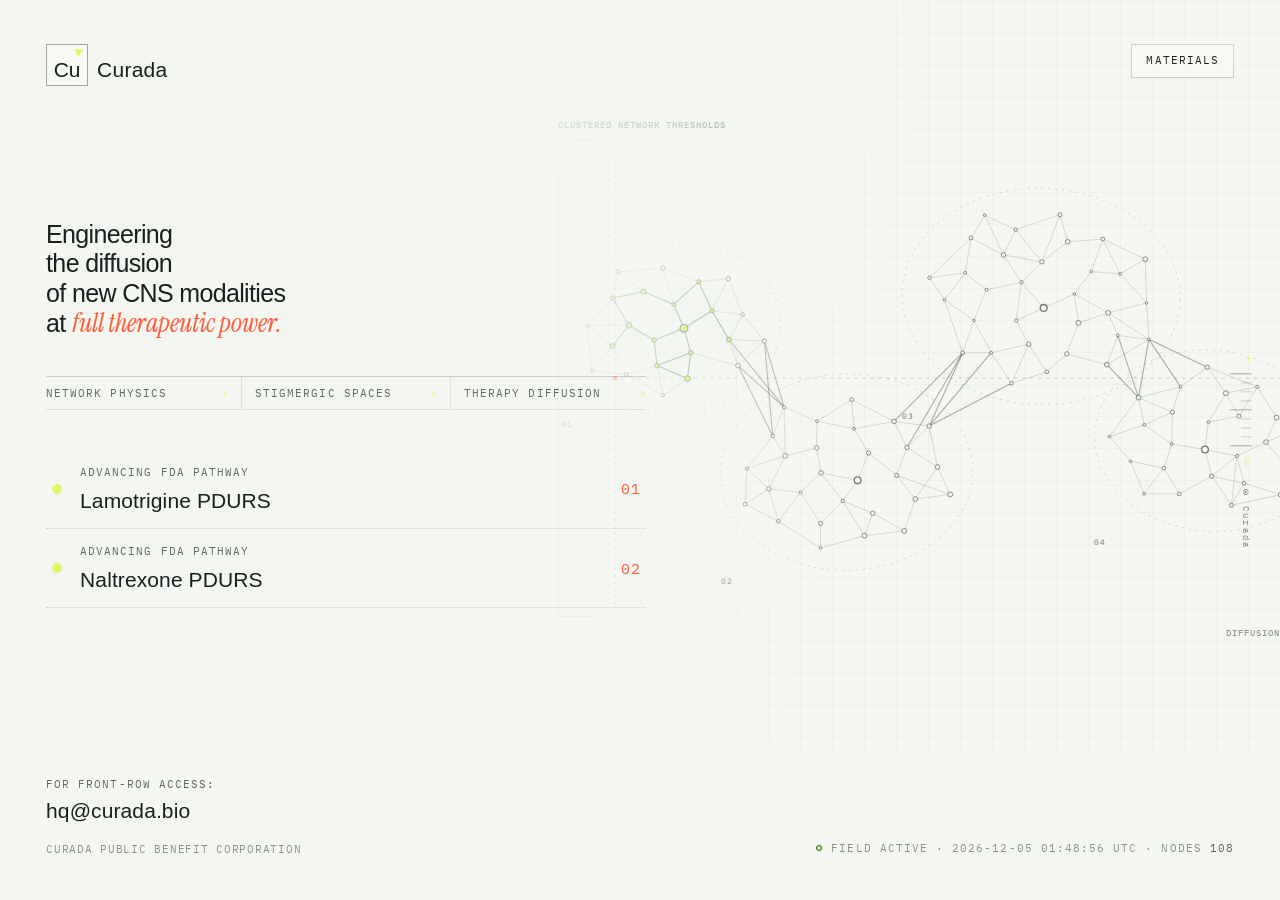
<file: site/index.html>
<!DOCTYPE html>
<html lang="en">
<head>
  <meta charset="utf-8">
  <meta name="viewport" content="width=device-width, initial-scale=1">
  <title>Curada — Engineering label-consistent use for approved drugs at full therapeutic power</title>
  <meta name="description" content="Curada is engineering label-consistent use for approved drugs at full therapeutic power.">
  <link rel="canonical" href="https://curada.bio/">

  <meta property="og:type" content="website">
  <meta property="og:url" content="https://curada.bio/">
  <meta property="og:site_name" content="Curada">
  <meta property="og:title" content="Curada">
  <meta property="og:description" content="Engineering label-consistent use for approved drugs at full therapeutic power.">
  <meta property="og:image" content="https://curada.bio/assets/og-image.png?v=20260811-science">
  <meta property="og:image:width" content="1200">
  <meta property="og:image:height" content="630">
  <meta property="og:image:alt" content="Curada — engineering label-consistent use for approved drugs at full therapeutic power.">

  <meta name="twitter:card" content="summary_large_image">
  <meta name="twitter:title" content="Curada">
  <meta name="twitter:description" content="Engineering label-consistent use for approved drugs at full therapeutic power.">
  <meta name="twitter:image" content="https://curada.bio/assets/og-image.png?v=20260811-science">
  <meta name="theme-color" media="(prefers-color-scheme: light)" content="#f4f6f1">
  <meta name="theme-color" media="(prefers-color-scheme: dark)" content="#09120e">

  <link rel="icon" type="image/svg+xml" href="/favicon.svg?v=3">
  <link rel="shortcut icon" href="/favicon.svg?v=3">

  <link rel="preconnect" href="https://fonts.googleapis.com">
  <link rel="preconnect" href="https://fonts.gstatic.com" crossorigin>
  <link href="https://fonts.googleapis.com/css2?family=IBM+Plex+Mono:wght@400;500&family=Instrument+Serif:ital@1&family=Inter:wght@400&display=swap" rel="stylesheet">

  <link rel="stylesheet" href="styles.css?v=curada-fixed-25-20261029">
  <!-- Cloudflare Web Analytics -->
  <script type="module" src="https://static.cloudflareinsights.com/beacon.min.js" data-cf-beacon='{"token":"0bbee779de9a49f89891a6e403c47b46"}'></script>
  <!-- End Cloudflare Web Analytics -->
</head>
<body>
  <main class="stage">

    <div class="field-object" aria-hidden="true">
      <canvas id="net-canvas" class="net-canvas"></canvas>
    </div>

    <div class="veil veil-left" aria-hidden="true"></div>
    <div class="veil veil-bottom" aria-hidden="true"></div>
    <div class="veil veil-vignette" aria-hidden="true"></div>

    <div class="rail-ticks" aria-hidden="true">
      <span class="tick-plus">+</span>
      <span class="tick tick-lg"></span>
      <span class="tick"></span>
      <span class="tick"></span>
      <span class="tick"></span>
      <span class="tick tick-lg"></span>
      <span class="tick"></span>
      <span class="tick"></span>
      <span class="tick"></span>
      <span class="tick tick-lg"></span>
      <span class="tick-f">F</span>
      <span class="rail-mark">© Curada</span>
    </div>

    <div class="content">

      <header class="site-header">
        <a class="brand" href="/" aria-label="Curada home">
          <span class="cu-cell">
            <span class="brand-mark">Cu</span>
            <svg class="brand-gradient" viewBox="0 0 12 10" aria-hidden="true">
              <path d="M1 1h10L6 9Z"></path>
            </svg>
          </span>
          <span class="name-cell">
            <span class="brand-name">Curada</span>
          </span>
        </a>
        <nav class="site-nav" aria-label="Primary navigation">
          <a class="site-nav-link" href="/filings">MATERIALS</a>
        </nav>
      </header>

      <div class="hero">
        <div class="hero-col">

          <h1 class="headline">Engineering <br>the diffusion <br>of new CNS modalities <br>at <span class="headline-em">full therapeutic power.</span></h1>

          <div class="tech-rail">
            <div class="rail-row">
              <div class="rail-cell">
                <span class="rail-label">NETWORK PHYSICS</span>
                <span class="rail-plus">+</span>
              </div>
              <div class="rail-cell rail-cell-bordered">
                <span class="rail-label">STIGMERGIC SPACES</span>
                <span class="rail-plus">+</span>
              </div>
              <div class="rail-cell rail-cell-bordered">
                <span class="rail-label">THERAPY DIFFUSION</span>
                <span class="rail-plus">+</span>
              </div>
            </div>
            <div class="rail-underline"></div>
          </div>

          <div class="programs">
            <div class="program-row">
              <span class="program-dot"></span>
              <div class="program-body">
                <div class="program-kicker">Advancing FDA pathway</div>
                <div class="program-name">Lamotrigine PDURS</div>
              </div>
              <span class="program-index">01</span>
            </div>
            <div class="program-row">
              <span class="program-dot program-dot-delay"></span>
              <div class="program-body">
                <div class="program-kicker">Advancing FDA pathway</div>
                <div class="program-name">Naltrexone PDURS</div>
              </div>
              <span class="program-index">02</span>
            </div>
          </div>

        </div>
      </div>

      <footer class="footer">
        <div class="footer-copy">
          <div class="footer-contact">
            <div class="footer-label">For front-row access:</div>
            <div class="footer-links">
              <a class="email-link" href="mailto:hq@curada.bio">hq@curada.bio</a>
            </div>
          </div>
          <div class="footer-legal">Curada Public Benefit Corporation</div>
        </div>
        <div class="instrument" aria-hidden="true">
          <span class="instr-dot"></span>
          <span class="instr-text instr-text-desktop">FIELD ACTIVE · <span id="instr-time">——</span> · NODES <span id="instr-nodes">——</span></span>
        </div>
      </footer>

    </div>
  </main>

  <script src="script.js?v=dark-field-20260811"></script>
</body>
</html>
</file>
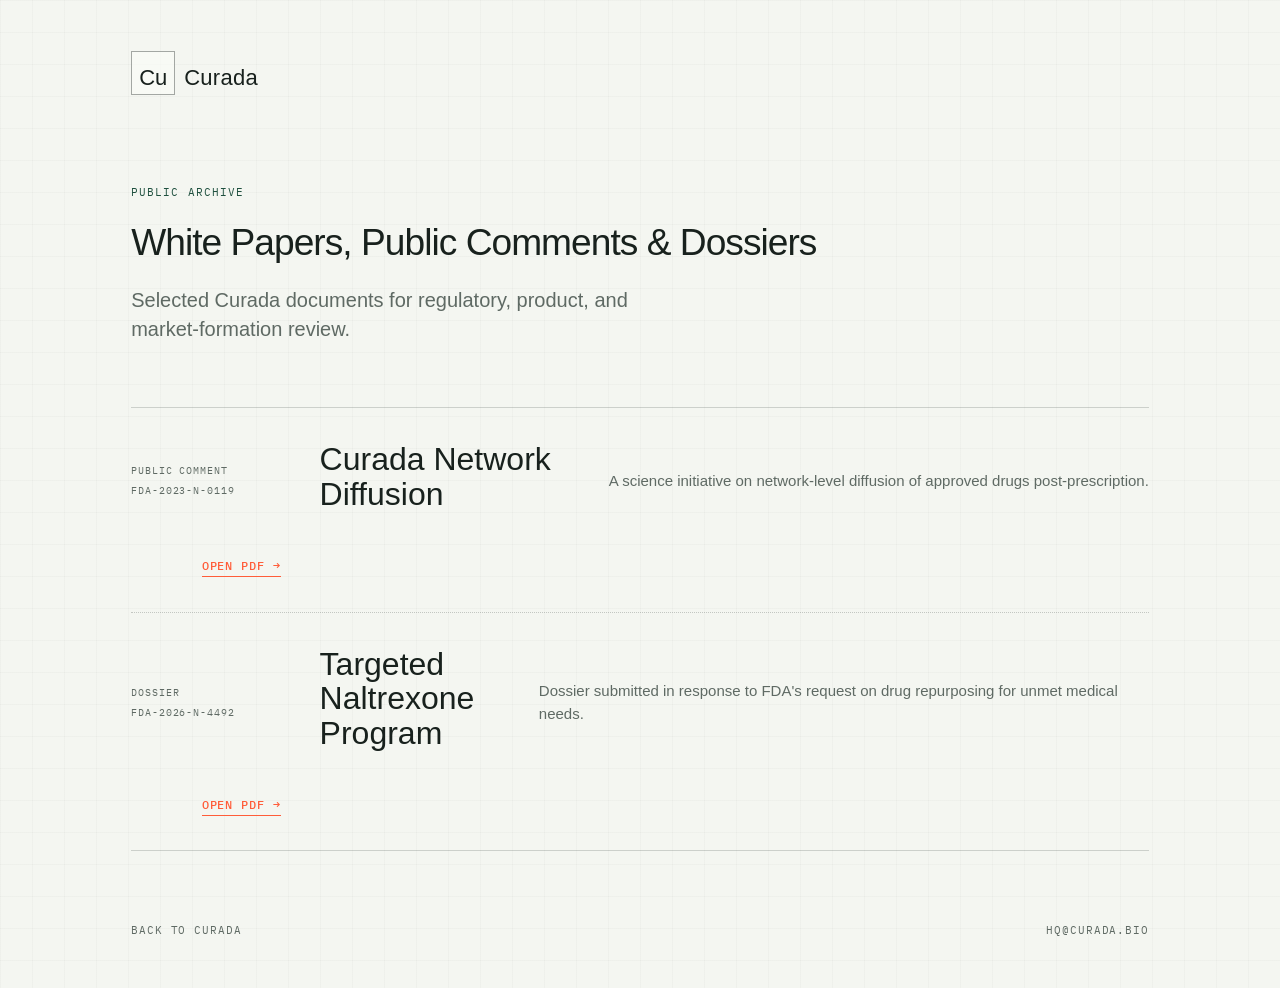
<file: site/library/index.html>
<!DOCTYPE html>
<html lang="en">
<head>
  <meta charset="utf-8">
  <meta name="viewport" content="width=device-width, initial-scale=1">
  <title>Curada — White Papers, Public Comments & Dossiers</title>
  <meta name="description" content="Curada white papers, public comments, and regulatory dossiers.">
  <link rel="canonical" href="https://curada.bio/library/">

  <meta property="og:type" content="website">
  <meta property="og:url" content="https://curada.bio/library/">
  <meta property="og:site_name" content="Curada">
  <meta property="og:title" content="Curada Library">
  <meta property="og:description" content="White papers, public comments, and dossiers from Curada.">
  <meta property="og:image" content="https://curada.bio/assets/og-image.png">
  <meta property="og:image:width" content="1200">
  <meta property="og:image:height" content="630">

  <meta name="twitter:card" content="summary_large_image">
  <meta name="twitter:title" content="Curada Library">
  <meta name="twitter:description" content="White papers, public comments, and dossiers from Curada.">
  <meta name="twitter:image" content="https://curada.bio/assets/og-image.png">
  <meta name="theme-color" content="#030405">

  <link rel="icon" href="data:image/svg+xml,%3Csvg xmlns='http://www.w3.org/2000/svg' viewBox='0 0 100 100'%3E%3Crect width='100' height='100' fill='%23030405'/%3E%3Ctext x='14' y='70' font-family='Helvetica Neue,sans-serif' font-size='62' font-weight='700' fill='%23F2492A'%3ECu%3C/text%3E%3C/svg%3E">

  <link rel="preconnect" href="https://fonts.googleapis.com">
  <link rel="preconnect" href="https://fonts.gstatic.com" crossorigin>
  <link href="https://fonts.googleapis.com/css2?family=Newsreader:ital,opsz,wght@1,6..72,300;1,6..72,400&family=IBM+Plex+Mono:wght@400;500&display=swap" rel="stylesheet">

  <link rel="stylesheet" href="../styles.css?v=library-20260714">
  <!-- Cloudflare Web Analytics -->
  <script type="module" src="https://static.cloudflareinsights.com/beacon.min.js" data-cf-beacon='{"token":"0bbee779de9a49f89891a6e403c47b46"}'></script>
  <!-- End Cloudflare Web Analytics -->
</head>
<body>
  <main class="library-stage">
    <div class="library-shell">
      <header class="brand library-brand">
        <a class="brand-home" href="/" aria-label="Curada home">
          <span class="cu-cell">
            <span class="brand-mark">Cu</span>
          </span>
          <span class="name-cell">
            <span class="brand-name">Curada</span>
          </span>
        </a>
      </header>

      <section class="library-hero" aria-labelledby="library-title">
        <div class="eyebrow">public archive</div>
        <h1 id="library-title" class="library-title">White Papers, Public Comments & Dossiers</h1>
        <p class="library-intro">Selected Curada documents for regulatory, product, and market-formation review.</p>
      </section>

      <section class="library-list" aria-label="Curada documents">
        <article class="library-item">
          <div class="library-item-meta">
            <span>PUBLIC COMMENT</span>
            <span>FDA-2023-N-0119</span>
          </div>
          <h2>Curada Network Diffusion</h2>
          <p>A science initiative on network-level diffusion of approved drugs post-prescription.</p>
          <a class="library-link" href="/library/files/curada-network-diffusion-fda-2023-n-0119.pdf">Open PDF &rarr;</a>
        </article>

        <article class="library-item">
          <div class="library-item-meta">
            <span>DOSSIER</span>
            <span>FDA-2026-N-4492</span>
          </div>
          <h2>Targeted Naltrexone Program</h2>
          <p>Dossier submitted in response to FDA's request on drug repurposing for unmet medical needs.</p>
          <a class="library-link" href="/library/files/curada-pbc-targeted-naltrexone-fda-2026-n-4492-full-dossier.pdf">Open PDF &rarr;</a>
        </article>
      </section>

      <footer class="library-footer">
        <a href="/">Back to Curada</a>
        <a href="mailto:hq@curada.bio">hq@curada.bio</a>
      </footer>
    </div>
  </main>
</body>
</html>
</file>
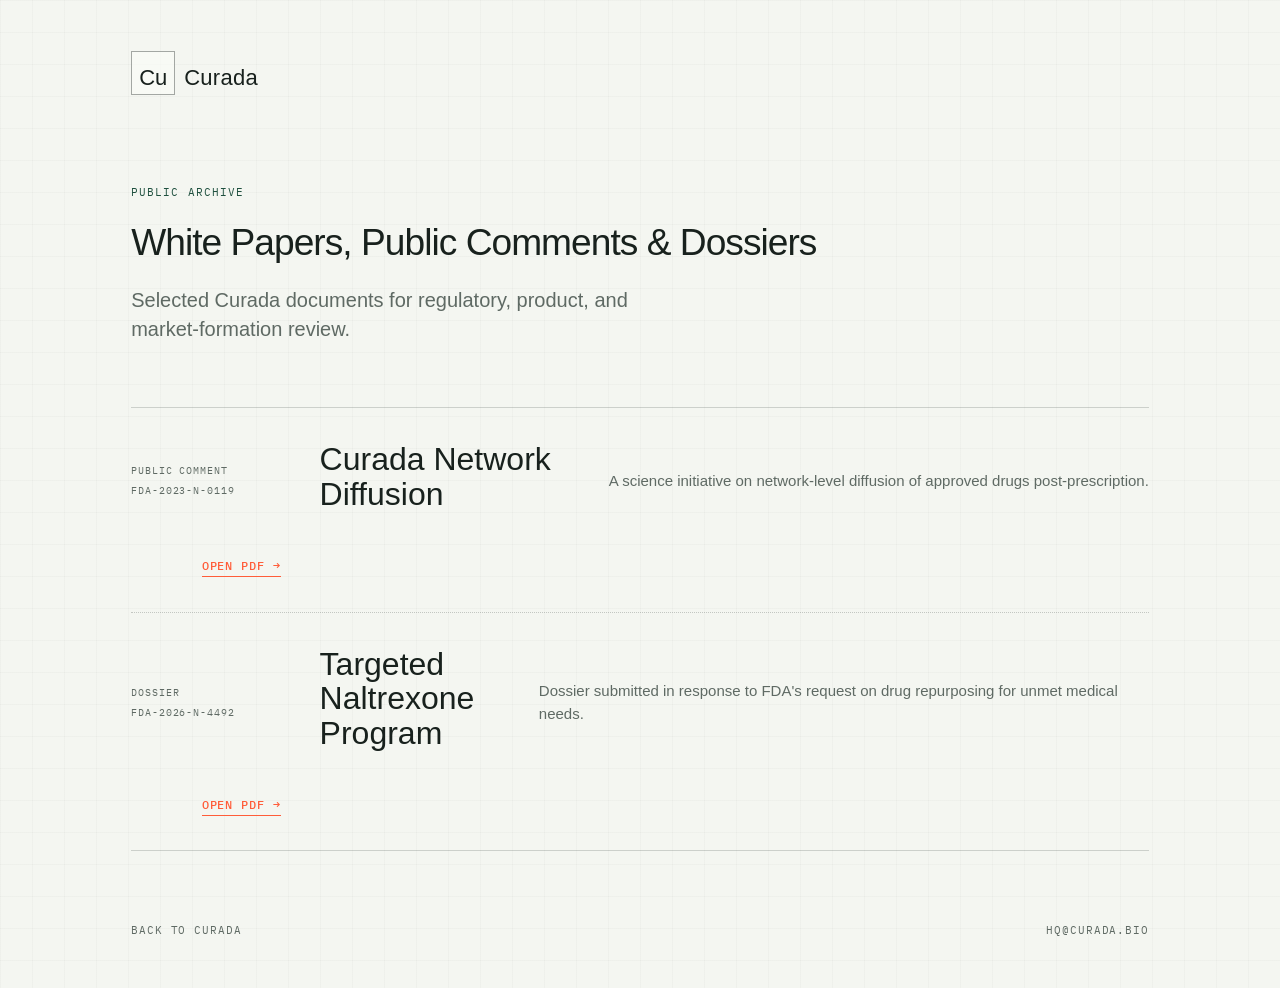
<file: site/library.html>
<!DOCTYPE html>
<html lang="en">
<head>
  <meta charset="utf-8">
  <meta name="viewport" content="width=device-width, initial-scale=1">
  <title>Curada — White Papers, Public Comments & Dossiers</title>
  <meta name="description" content="Curada white papers, public comments, and regulatory dossiers.">
  <link rel="canonical" href="https://curada.bio/library">

  <meta property="og:type" content="website">
  <meta property="og:url" content="https://curada.bio/library">
  <meta property="og:site_name" content="Curada">
  <meta property="og:title" content="Curada Library">
  <meta property="og:description" content="White papers, public comments, and dossiers from Curada.">
  <meta property="og:image" content="https://curada.bio/assets/og-image.png">
  <meta property="og:image:width" content="1200">
  <meta property="og:image:height" content="630">

  <meta name="twitter:card" content="summary_large_image">
  <meta name="twitter:title" content="Curada Library">
  <meta name="twitter:description" content="White papers, public comments, and dossiers from Curada.">
  <meta name="twitter:image" content="https://curada.bio/assets/og-image.png">
  <meta name="theme-color" content="#030405">

  <link rel="icon" href="data:image/svg+xml,%3Csvg xmlns='http://www.w3.org/2000/svg' viewBox='0 0 100 100'%3E%3Crect width='100' height='100' fill='%23030405'/%3E%3Ctext x='14' y='70' font-family='Helvetica Neue,sans-serif' font-size='62' font-weight='700' fill='%23F2492A'%3ECu%3C/text%3E%3C/svg%3E">

  <link rel="preconnect" href="https://fonts.googleapis.com">
  <link rel="preconnect" href="https://fonts.gstatic.com" crossorigin>
  <link href="https://fonts.googleapis.com/css2?family=Newsreader:ital,opsz,wght@1,6..72,300;1,6..72,400&family=IBM+Plex+Mono:wght@400;500&display=swap" rel="stylesheet">

  <link rel="stylesheet" href="styles.css?v=library-20260714">
  <!-- Cloudflare Web Analytics -->
  <script type="module" src="https://static.cloudflareinsights.com/beacon.min.js" data-cf-beacon='{"token":"0bbee779de9a49f89891a6e403c47b46"}'></script>
  <!-- End Cloudflare Web Analytics -->
</head>
<body>
  <main class="library-stage">
    <div class="library-shell">
      <header class="brand library-brand">
        <a class="brand-home" href="/" aria-label="Curada home">
          <span class="cu-cell">
            <span class="brand-mark">Cu</span>
          </span>
          <span class="name-cell">
            <span class="brand-name">Curada</span>
          </span>
        </a>
      </header>

      <section class="library-hero" aria-labelledby="library-title">
        <div class="eyebrow">public archive</div>
        <h1 id="library-title" class="library-title">White Papers, Public Comments & Dossiers</h1>
        <p class="library-intro">Selected Curada documents for regulatory, product, and market-formation review.</p>
      </section>

      <section class="library-list" aria-label="Curada documents">
        <article class="library-item">
          <div class="library-item-meta">
            <span>PUBLIC COMMENT</span>
            <span>FDA-2023-N-0119</span>
          </div>
          <h2>Curada Network Diffusion</h2>
          <p>A science initiative on network-level diffusion of approved drugs post-prescription.</p>
          <a class="library-link" href="/library/files/curada-network-diffusion-fda-2023-n-0119.pdf">Open PDF &rarr;</a>
        </article>

        <article class="library-item">
          <div class="library-item-meta">
            <span>DOSSIER</span>
            <span>FDA-2026-N-4492</span>
          </div>
          <h2>Targeted Naltrexone Program</h2>
          <p>Dossier submitted in response to FDA's request on drug repurposing for unmet medical needs.</p>
          <a class="library-link" href="/library/files/curada-pbc-targeted-naltrexone-fda-2026-n-4492-full-dossier.pdf">Open PDF &rarr;</a>
        </article>
      </section>

      <footer class="library-footer">
        <a href="/">Back to Curada</a>
        <a href="mailto:hq@curada.bio">hq@curada.bio</a>
      </footer>
    </div>
  </main>
</body>
</html>
</file>
<file: site/styles.css>
/* Curada — regulatory science field system */

:root {
  color-scheme: light dark;
  --paper: #f4f6f1;
  --paper-strong: #fbfcf8;
  --ink: #18211d;
  --ink-soft: #5f6a64;
  --ink-faint: #8a948e;
  --line: rgba(24, 33, 29, 0.18);
  --line-soft: rgba(24, 33, 29, 0.10);
  --signal: #dff76a;
  --signal-deep: #1f503f;
  --signal-soft: rgba(223, 247, 106, 0.30);
  --copper: #ff5d3a;
  --label-size: 10.5px;
  --label-tracking: 0.1em;
}

*, *::before, *::after { box-sizing: border-box; }

html, body {
  margin: 0;
  padding: 0;
  min-height: 100%;
  background: var(--paper);
}

body {
  color: var(--ink);
  font-family: "Helvetica Neue", -apple-system, BlinkMacSystemFont, "Segoe UI", Helvetica, sans-serif;
  -webkit-font-smoothing: antialiased;
  -moz-osx-font-smoothing: grayscale;
  overflow-x: hidden;
  overflow-y: auto;
}

@keyframes signalPulse {
  0%, 100% { transform: scale(1); background: var(--signal); }
  50% { transform: scale(0.78); background: #c9e84d; }
}

/* ---- stage / canvas ---- */
.stage {
  position: relative;
  width: 100%;
  min-height: 100vh;
  min-height: 100svh;
  overflow: hidden;
  background-color: var(--paper);
  background-image:
    linear-gradient(rgba(24, 33, 29, 0.025) 1px, transparent 1px),
    linear-gradient(90deg, rgba(24, 33, 29, 0.025) 1px, transparent 1px);
  background-size: 32px 32px;
}

.field-object {
  position: absolute;
  inset: 0;
  z-index: 0;
  pointer-events: none;
}

.net-canvas {
  position: absolute;
  inset: 0;
  width: 100%;
  height: 100%;
  display: block;
}

.veil {
  position: absolute;
  inset: 0;
  z-index: 1;
  pointer-events: none;
}
.veil-left {
  background: linear-gradient(102deg, var(--paper) 0%, rgba(244,246,241,0.97) 30%, rgba(244,246,241,0.68) 47%, rgba(244,246,241,0) 65%);
}
.veil-bottom {
  background: linear-gradient(to top, rgba(244,246,241,0.92) 0%, rgba(244,246,241,0) 20%);
}
.veil-vignette {
  background: radial-gradient(120% 120% at 50% 50%, rgba(244,246,241,0) 70%, rgba(31,80,63,0.07) 100%);
}

/* ---- right-edge measure ticks ---- */
.rail-ticks {
  position: absolute;
  right: clamp(14px, 2.2vw, 40px);
  top: 50%;
  transform: translateY(-50%);
  z-index: 2;
  display: flex;
  flex-direction: column;
  align-items: flex-end;
  gap: 8px;
  pointer-events: none;
  opacity: 0.72;
}
.tick-plus,
.tick-f {
  color: var(--signal);
  font-family: "IBM Plex Mono", monospace;
  line-height: 1;
}
.tick-plus { font-size: 14px; }
.tick-f { font-size: 13px; margin-top: 2px; }
.tick { width: 11px; height: 1px; background: rgba(24,33,29,0.24); }
.tick-lg { width: 22px; background: rgba(24,33,29,0.48); }
.rail-mark {
  writing-mode: vertical-rl;
  text-orientation: mixed;
  font-family: "IBM Plex Mono", monospace;
  font-size: 8.5px;
  letter-spacing: 0.24em;
  color: var(--ink-soft);
  margin-top: 9px;
}

/* ---- content shell ---- */
.content {
  position: relative;
  z-index: 2;
  min-height: 100vh;
  min-height: 100svh;
  display: flex;
  flex-direction: column;
  justify-content: space-between;
  padding: clamp(26px, 3.4vw, 52px) clamp(26px, 3.6vw, 58px);
}

/* ---- header / brand ---- */
.site-header {
  display: flex;
  align-items: flex-start;
  justify-content: space-between;
  gap: 24px;
}
.brand,
.brand-home {
  display: inline-flex;
  align-items: baseline;
  gap: 9px;
  color: inherit;
  text-decoration: none;
}
.brand { align-self: flex-start; }
.site-nav { display: flex; align-items: center; }
.site-nav-link {
  display: inline-flex;
  align-items: center;
  min-height: 34px;
  padding: 0 14px;
  border: 1px solid var(--line);
  color: var(--ink);
  background: rgba(251,252,248,0.64);
  font-family: "IBM Plex Mono", monospace;
  font-size: var(--label-size);
  font-weight: 400;
  line-height: 1.35;
  letter-spacing: var(--label-tracking);
  text-decoration: none;
  text-transform: uppercase;
  transition: color 0.2s, border-color 0.2s, background-color 0.2s;
}
.site-nav-link:hover {
  color: var(--signal-deep);
  border-color: var(--signal);
  background: var(--signal-soft);
}
.cu-cell {
  position: relative;
  width: 42px;
  height: 42px;
  display: flex;
  align-items: flex-end;
  justify-content: center;
  padding-bottom: 5px;
  border: 1px solid rgba(24,33,29,0.38);
  background: rgba(251,252,248,0.66);
  overflow: hidden;
  transition: border-color 0.2s, background-color 0.2s, box-shadow 0.2s;
}
.brand:hover .cu-cell,
.brand-home:hover .cu-cell,
.brand:focus-visible .cu-cell,
.brand-home:focus-visible .cu-cell {
  border-color: var(--signal);
  background: var(--signal-soft);
  box-shadow: 0 0 18px rgba(223,247,106,0.16);
}
.name-cell { display: flex; align-items: flex-end; }
.brand-mark {
  position: relative;
  font-family: "Helvetica Neue", -apple-system, BlinkMacSystemFont, "Segoe UI", Helvetica, sans-serif;
  font-weight: 300;
  font-size: 21px;
  line-height: 1;
  color: var(--ink);
  letter-spacing: 0;
}
.brand-gradient {
  position: absolute;
  top: 3px;
  right: 3px;
  width: 11px;
  height: 10px;
  overflow: visible;
  color: var(--signal);
}
.brand-gradient path {
  fill: currentColor;
  stroke: none;
}
.brand-name {
  font-family: "Helvetica Neue", -apple-system, BlinkMacSystemFont, "Segoe UI", Helvetica, sans-serif;
  font-weight: 300;
  font-size: 21px;
  line-height: 1;
  color: var(--ink);
  letter-spacing: 0.012em;
}
/* ---- hero ---- */
.hero {
  flex: 1;
  display: flex;
  align-items: center;
  min-height: 0;
  padding: clamp(8px, 2vh, 24px) 0;
}
.hero-col { width: 100%; max-width: min(620px, 58vw); }
.eyebrow {
  display: flex;
  align-items: center;
  gap: 10px;
  font-family: "IBM Plex Mono", monospace;
  font-size: var(--label-size);
  font-weight: 400;
  line-height: 1.35;
  letter-spacing: var(--label-tracking);
  text-transform: uppercase;
  color: var(--signal-deep);
  margin: 0 0 clamp(16px, 2.4vh, 26px);
}
.headline {
  margin: 0;
  font-family: "Helvetica Neue", Helvetica, Arial, sans-serif;
  font-weight: 300;
  font-size: 25px;
  line-height: 1.17;
  letter-spacing: -0.026em;
  color: var(--ink);
  text-wrap: balance;
}
.headline-em {
  font-family: "Instrument Serif", Georgia, serif;
  font-size: calc(1em + 1px);
  font-style: italic;
  font-weight: 400;
  -webkit-text-stroke: 0.2px currentColor;
  font-synthesis: none;
  color: var(--copper);
  letter-spacing: 0;
}

/* ---- technical rail ---- */
.tech-rail { margin-top: clamp(30px, 4.2vh, 48px); max-width: 600px; }
.rail-row { display: flex; border-top: 1px solid var(--line); }
.rail-cell {
  flex: 1;
  display: flex;
  justify-content: space-between;
  align-items: center;
  padding: 9px 13px 9px 0;
}
.rail-cell-bordered { padding: 9px 13px; border-left: 1px solid var(--line-soft); }
.rail-cell-bordered:last-child { padding: 9px 0 9px 13px; }
.rail-label,
.footer-label {
  font-family: "IBM Plex Mono", monospace;
  font-size: var(--label-size);
  font-weight: 400;
  line-height: 1.35;
  letter-spacing: var(--label-tracking);
  color: var(--ink-soft);
  text-transform: uppercase;
}
.rail-plus {
  color: var(--signal);
  font-size: 10px;
  font-family: "IBM Plex Mono", monospace;
}
.rail-underline { height: 1px; background: var(--line-soft); }

/* ---- FDA programs ---- */
.programs { margin-top: clamp(28px, 4.4vh, 50px); max-width: 600px; }
.program-row {
  display: flex;
  align-items: center;
  gap: 18px;
  padding: 15px 6px;
  border-bottom: 1px dotted var(--line);
  transition: background 0.25s ease;
}
.program-row:hover { background: var(--signal-soft); }
.program-dot {
  flex: 0 0 auto;
  width: 10px;
  height: 10px;
  border: 0;
  border-radius: 50%;
  background: var(--signal);
  animation: signalPulse 3.4s ease-in-out infinite;
}
.program-dot-delay { animation-delay: 0.9s; }
.program-body { flex: 1; min-width: 0; }
.program-kicker {
  font-family: "IBM Plex Mono", monospace;
  font-size: var(--label-size);
  font-weight: 400;
  line-height: 1.35;
  letter-spacing: var(--label-tracking);
  text-transform: uppercase;
  color: var(--ink-soft);
  margin-bottom: 10px;
}
.program-name {
  font-size: clamp(17px, 1.7vw, 21px);
  font-weight: 300;
  color: var(--ink);
  letter-spacing: 0.005em;
}
.program-index {
  flex: 0 0 auto;
  font-family: "IBM Plex Mono", monospace;
  font-size: 15px;
  color: var(--copper);
  letter-spacing: 0.02em;
}

/* ---- footer ---- */
.footer {
  display: flex;
  justify-content: space-between;
  align-items: flex-end;
  gap: 24px;
  flex-wrap: wrap;
  font-family: "IBM Plex Mono", monospace;
  margin-top: clamp(24px, 3.4vh, 40px);
}
.footer-copy {
  display: block;
}
.footer-contact { padding-top: 4px; }
.footer-label { margin-bottom: 8px; }
.footer-links { display: flex; align-items: baseline; gap: 14px; flex-wrap: wrap; }
.email-link {
  font-family: "Helvetica Neue", -apple-system, BlinkMacSystemFont, "Segoe UI", Helvetica, sans-serif;
  color: var(--ink);
  text-decoration: none;
  font-size: clamp(17px, 1.7vw, 21px);
  font-weight: 300;
  line-height: 1.14;
  letter-spacing: 0.005em;
  border-bottom: 1px solid transparent;
  transition: border-color 0.2s;
}
.email-link:hover { border-bottom-color: var(--signal); }
.footer-legal {
  color: var(--ink-faint);
  font-size: 10.5px;
  line-height: 1.35;
  letter-spacing: 0.07em;
  text-transform: uppercase;
  margin-top: 18px;
}
.instrument { display: flex; align-items: center; gap: 9px; padding-bottom: 1px; }
.instr-dot {
  width: 6px;
  height: 6px;
  border: 1px solid var(--signal-deep);
  border-radius: 50%;
  background: var(--signal);
  flex: 0 0 auto;
  animation: signalPulse 3.4s ease-in-out infinite;
}
.instr-text {
  font-size: var(--label-size);
  font-weight: 400;
  line-height: 1.35;
  letter-spacing: var(--label-tracking);
  text-transform: uppercase;
  color: var(--ink-faint);
  white-space: nowrap;
  font-variant-numeric: tabular-nums;
}
#instr-nodes { color: var(--ink-soft); }

/* ---- papers ---- */
.library-stage {
  min-height: 100vh;
  min-height: 100svh;
  background-color: var(--paper);
  background-image:
    linear-gradient(rgba(24,33,29,0.025) 1px, transparent 1px),
    linear-gradient(90deg, rgba(24,33,29,0.025) 1px, transparent 1px);
  background-size: 32px 32px;
}
.library-shell { width: min(100%, 1120px); margin: 0 auto; padding: clamp(26px, 4vw, 58px); }
.library-brand {
  display: flex;
  flex-direction: column;
  align-items: flex-start;
  gap: 14px;
  margin-bottom: clamp(64px, 10vh, 108px);
}
.library-brand .cu-cell {
  width: 44px;
  height: 44px;
  padding-bottom: 5px;
}
.library-brand .brand-mark,
.library-brand .brand-name {
  font-size: 22px;
}
.library-tagline {
  font-family: "IBM Plex Mono", monospace;
  font-size: var(--label-size);
  font-weight: 400;
  line-height: 1.35;
  letter-spacing: var(--label-tracking);
  text-transform: uppercase;
  color: var(--signal-deep);
}
.library-hero { max-width: 780px; margin-bottom: clamp(44px, 7vh, 72px); }
.library-title {
  margin: 0;
  max-width: 860px;
  font-family: "Helvetica Neue", Helvetica, Arial, sans-serif;
  font-weight: 300;
  font-size: clamp(28px, 2.9vw, 42px);
  line-height: 1.17;
  letter-spacing: -0.026em;
  color: var(--ink);
}
.library-intro {
  max-width: 560px;
  margin: 22px 0 0;
  color: var(--ink-soft);
  font-size: clamp(16px, 2vw, 20px);
  line-height: 1.45;
  font-weight: 300;
}
.library-list { display: grid; gap: 1px; border-top: 1px solid var(--line); border-bottom: 1px solid var(--line); }
.library-item {
  display: grid;
  grid-template-columns: minmax(150px, 0.34fr) minmax(0, 1fr) auto;
  align-items: center;
  gap: clamp(18px, 3vw, 42px);
  padding: clamp(22px, 3.3vw, 34px) 0;
  border-top: 1px dotted rgba(24,33,29,0.22);
}
.library-item:first-child { border-top: 0; }
.library-item-meta {
  display: flex;
  flex-direction: column;
  gap: 7px;
  font-family: "IBM Plex Mono", monospace;
  color: var(--ink-soft);
  font-size: 10px;
  letter-spacing: 0.09em;
  text-transform: uppercase;
}
.library-item h2 {
  margin: 0 0 8px;
  font-size: clamp(22px, 3vw, 32px);
  line-height: 1.08;
  font-weight: 300;
  color: var(--ink);
}
.library-item-copy { min-width: 0; }
.library-item p { margin: 0; max-width: 610px; color: var(--ink-soft); font-size: 15px; line-height: 1.5; }
.library-link {
  justify-self: end;
  font-family: "IBM Plex Mono", monospace;
  color: var(--copper);
  text-decoration: none;
  font-size: 12px;
  font-weight: 500;
  letter-spacing: 0.08em;
  text-transform: uppercase;
  border-bottom: 1px solid currentColor;
  padding: 0 0 3px;
  white-space: nowrap;
}
.library-link:hover { color: var(--ink); }
.library-footer {
  display: flex;
  justify-content: space-between;
  gap: 22px;
  margin-top: clamp(48px, 8vh, 82px);
  font-family: "IBM Plex Mono", monospace;
  font-size: 11px;
  letter-spacing: 0.08em;
  text-transform: uppercase;
}
.library-footer a { color: var(--ink-soft); text-decoration: none; }
.library-footer a:hover { color: var(--signal); }

/* ---- compact desktop / tablet ---- */
@media (min-width: 769px) and (max-width: 1100px) {
  .hero-col { max-width: min(620px, 66vw); }
}

/* ---- mobile: a dedicated field composition ---- */
@media (max-width: 768px) {
  :root { --label-size: 9.2px; }
  .stage { min-height: 100vh; min-height: 100svh; overflow-x: hidden; overflow-y: visible; }
  .field-object {
    inset: auto 14px auto 14px;
    top: 62px;
    height: clamp(264px, 35svh, 320px);
    z-index: 2;
    overflow: hidden;
    pointer-events: auto;
    touch-action: pan-y;
    border-top: 1px solid var(--line-soft);
    border-bottom: 1px solid var(--line-soft);
  }
  .net-canvas { filter: saturate(0.9) contrast(1.02); }
  .veil-left { display: none; }
  .veil-bottom {
    inset: auto 0 auto 0;
    top: 42px;
    height: clamp(338px, 49svh, 430px);
    background:
      linear-gradient(to bottom, var(--paper) 0%, rgba(244,246,241,0) 16%),
      linear-gradient(to top, var(--paper) 0%, rgba(244,246,241,0.72) 24%, rgba(244,246,241,0) 60%);
  }
  .veil-vignette { background: none; }
  .rail-ticks { display: none; }
  .content { min-height: auto; justify-content: flex-start; padding: 18px 18px 24px; }
  .brand { gap: 9px; }
  .site-nav-link { min-height: 32px; padding: 0 11px; font-size: var(--label-size); }
  .cu-cell { width: 39px; height: 39px; padding-bottom: 4px; }
  .brand-mark { font-size: 19px; }
  .brand-name { font-size: 19px; }
  .hero { flex: none; align-items: flex-start; min-height: 0; padding: clamp(304px, 43svh, 360px) 0 0; }
  .hero-col { max-width: 100%; }
  .eyebrow { margin-bottom: 12px; }
  .headline br { display: none; }
  .headline { max-width: 100%; font-size: 25px; line-height: 1.17; letter-spacing: -0.026em; text-wrap: balance; }
  .tech-rail { margin-top: 25px; max-width: 100%; }
  .rail-row { flex-direction: column; border-top-color: var(--line); }
  .rail-cell,
  .rail-cell-bordered,
  .rail-cell-bordered:last-child { min-height: 35px; padding: 10px 0; border-left: 0; border-top: 1px solid var(--line-soft); }
  .rail-row .rail-cell:first-child { border-top: 0; }
  .rail-label,
  .footer-label { white-space: nowrap; }
  .programs { margin-top: 23px; max-width: 100%; }
  .program-row { gap: 12px; padding: 13px 0; }
  .program-name { font-size: clamp(17px, 4.85vw, 20px); line-height: 1.14; }
  .program-index { font-size: 13px; }
  .footer { margin-top: 34px; gap: 18px; align-items: flex-start; flex-direction: column; }
  .email-link { font-size: clamp(17px, 4.85vw, 20px); }
  .footer-legal { font-size: 8.6px; letter-spacing: 0.025em; }
  .instrument { max-width: 100%; align-items: flex-start; gap: 7px; }
  .instr-dot { margin-top: 4px; }
  .instr-text { white-space: nowrap; line-height: 1.3; }
  .instr-text-desktop { display: inline; }
  .library-shell { padding: 18px 18px 30px; }
  .library-brand { margin-bottom: 74px; }
  .library-brand .cu-cell { width: 40px; height: 40px; padding-bottom: 4px; }
  .library-brand .brand-mark,
  .library-brand .brand-name { font-size: 20px; }
  .library-title { font-size: clamp(28px, 2.9vw, 42px); }
  .library-intro { margin-top: 18px; font-size: 16px; }
  .library-item { grid-template-columns: 1fr; gap: 14px; padding: 24px 0; }
  .library-item-meta { flex-direction: row; flex-wrap: wrap; gap: 10px 14px; font-size: 9px; }
  .library-item p { font-size: 14px; }
  .library-link { justify-self: start; }
  .library-footer { flex-direction: column; margin-top: 42px; }
}

@media (max-width: 380px) {
  .content { padding: 16px 16px 22px; }
  .field-object { top: 60px; left: 12px; right: 12px; height: clamp(252px, 35svh, 292px); }
  .hero { padding-top: clamp(292px, 43svh, 326px); }
  .headline { font-size: 25px; }
  .footer-legal { font-size: 8px; letter-spacing: 0.012em; }
}

@media (max-width: 340px) {
  .footer-legal { font-size: 7.5px; letter-spacing: 0; }
}

/* ---- system dark mode: same instrument, inverse field ---- */
@media (prefers-color-scheme: dark) {
  :root {
    --paper: #09120e;
    --paper-strong: #0e1813;
    --ink: #eef3ed;
    --ink-soft: #a8b4ad;
    --ink-faint: #7f8d85;
    --line: rgba(224, 235, 228, 0.19);
    --line-soft: rgba(224, 235, 228, 0.10);
    --signal: #dff76a;
    --signal-deep: #75b99a;
    --signal-soft: rgba(223, 247, 106, 0.11);
  }

  .stage,
  .library-stage {
    background-image:
      linear-gradient(rgba(224, 235, 228, 0.045) 1px, transparent 1px),
      linear-gradient(90deg, rgba(224, 235, 228, 0.045) 1px, transparent 1px);
  }

  .veil-left {
    background: linear-gradient(102deg, var(--paper) 0%, rgba(9,18,14,0.97) 30%, rgba(9,18,14,0.72) 47%, rgba(9,18,14,0) 65%);
  }
  .veil-bottom {
    background: linear-gradient(to top, rgba(9,18,14,0.94) 0%, rgba(9,18,14,0) 20%);
  }
  .veil-vignette {
    background: radial-gradient(120% 120% at 50% 50%, rgba(9,18,14,0) 70%, rgba(117,185,154,0.08) 100%);
  }

  .tick { background: rgba(224,235,228,0.22); }
  .tick-lg { background: rgba(224,235,228,0.46); }
  .site-nav-link,
  .cu-cell { background: rgba(14,24,19,0.72); }
  .cu-cell { border-color: rgba(224,235,228,0.38); }
  .library-item { border-top-color: rgba(224,235,228,0.20); }

  @media (max-width: 768px) {
    .veil-bottom {
      background:
        linear-gradient(to bottom, var(--paper) 0%, rgba(9,18,14,0) 16%),
        linear-gradient(to top, var(--paper) 0%, rgba(9,18,14,0.74) 24%, rgba(9,18,14,0) 60%);
    }
  }
}

@media (prefers-reduced-motion: reduce) {
  * { animation: none !important; transition: none !important; }
}
</file>
